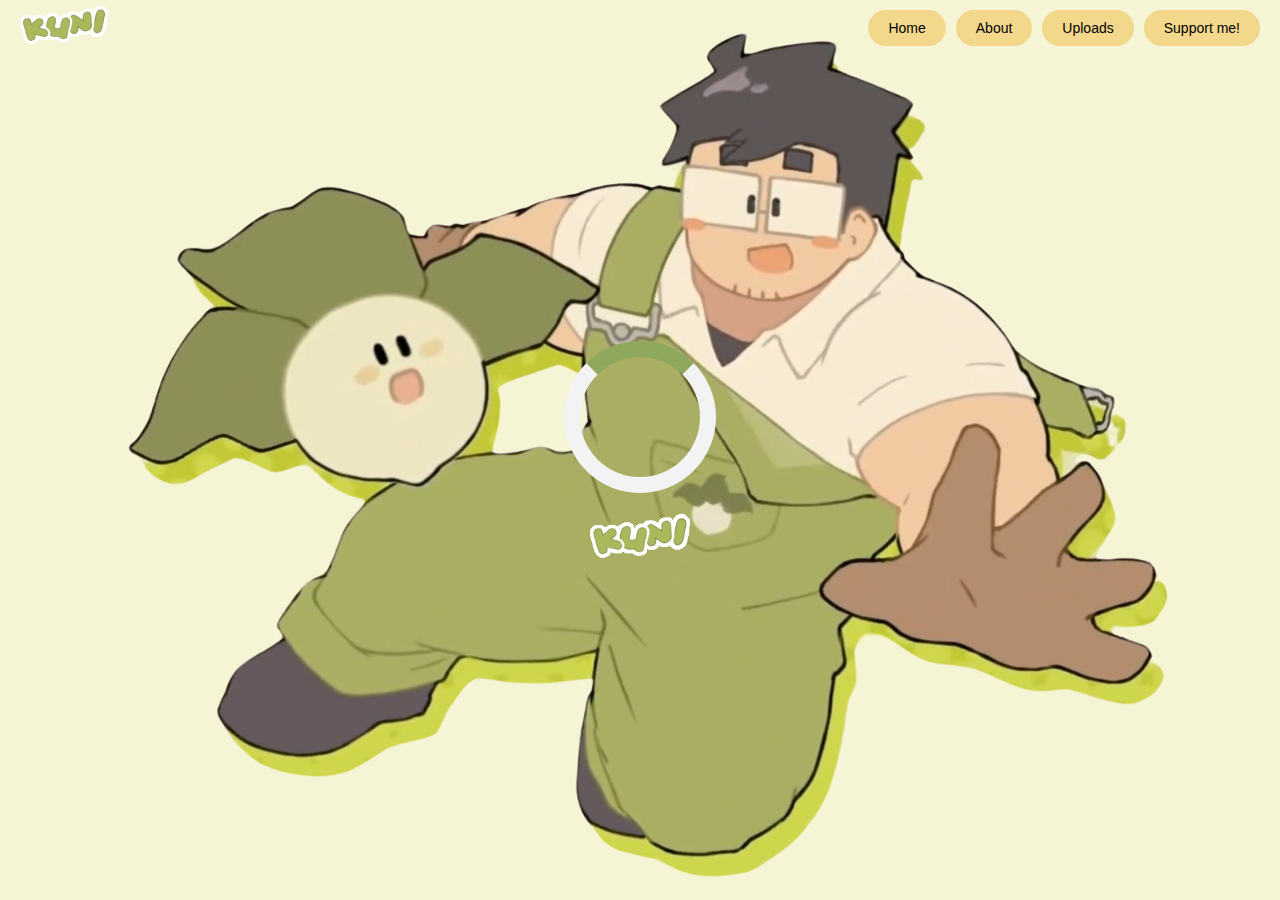
<file: index.html>
<!DOCTYPE html>
<html lang="en">
<head>
    <meta charset="UTF-8">
    <meta name="viewport" content="width=device-width, initial-scale=1.0">
    <link rel="icon" href="Assets/Images/KuniChibi1.png" type="image/png">
    <link rel="stylesheet" href="Assets/CSS/index.css">
    <title>Home</title>
</head>
<body>
    <div id="loading-screen">
        <div class="loader"></div>
        <img src="Assets/Images/Kuni2.gif" alt="Loading..." class="loading-image">
    </div>

    <header>
        <div class="logo-container">
            <a href="index.html"><img src="Assets/Images/Kuni2.gif" alt="Kuni Logo"></a>
        </div>
        <nav class="right-nav">
            <ul>
                <li><a href="index.html">Home</a></li>
                <li><a href="About.html">About</a></li>
                <li><a href="Uploads.html">Uploads</a></li>
                <li><a href="Service.html">Support me!</a></li>
            </ul>
        </nav>
    </header>
    <div class="page-container">
        <!-- Existing content -->
        <div class="intro-container">
            <div class="image-wrapper">

                <img src="Assets/Images/KUNI refs/KUNI-chibis_old(old hair 1).png" alt="Description of Image" class="intro-image">
                <img src="Assets/Images/KUNI refs/turnip_4.png" alt="Right Image" class="side-image right-image">
            </div>

            <img src="Assets/Images/Kuni2.gif" alt="Description of GIF" class="intro-gif">

            <!-- Text content to be animated -->
            <div class="intro-text fade-in">
                <p>Hello! Welcome to the Radish Farmstead Website!</p>
                <p>This is Kuni's unofficial website made by his turnips!
                    Here, you will see Kuni's <a href="About.html" style="color: #607942; "><b>about</b></a> me, and his
                    <a href="Uploads.html" style="color: #607942; "><b>uploads</b></a>! </p>
                <p>If you want to support Kuni directly, you can press this <a href="https://ko-fi.com/kuniart/tiers" style="color: #607942; "><b>text</b></a>. </p>
            </div>

            <div class="icon-wrapper">
                <a href="https://x.com/kuniart_" target="_blank">
                    <img src="Assets/Images/twitter.png" alt="Twitter Icon" class="icon twitter-icon">
                </a>
                <a href="https://youtube.com/@kuniart_" target="_blank">
                    <img src="Assets/Images/youtube.png" alt="YouTube Icon" class="icon youtube-icon">
                </a>
                <a href="https://discord.gg/UdtQXqJquj" target="_blank">
                    <img src="Assets/Images/discord.png" alt="Discord Icon" class="icon discord-icon">
                </a>
            </div>
            <center><pre style="color: #accb86;" class="shoutout">(Made by Sebbie)</pre></center>
        </div>
    </div>
    <script src="Assets/JS/script.js"></script>
</body>
</html>
</file>
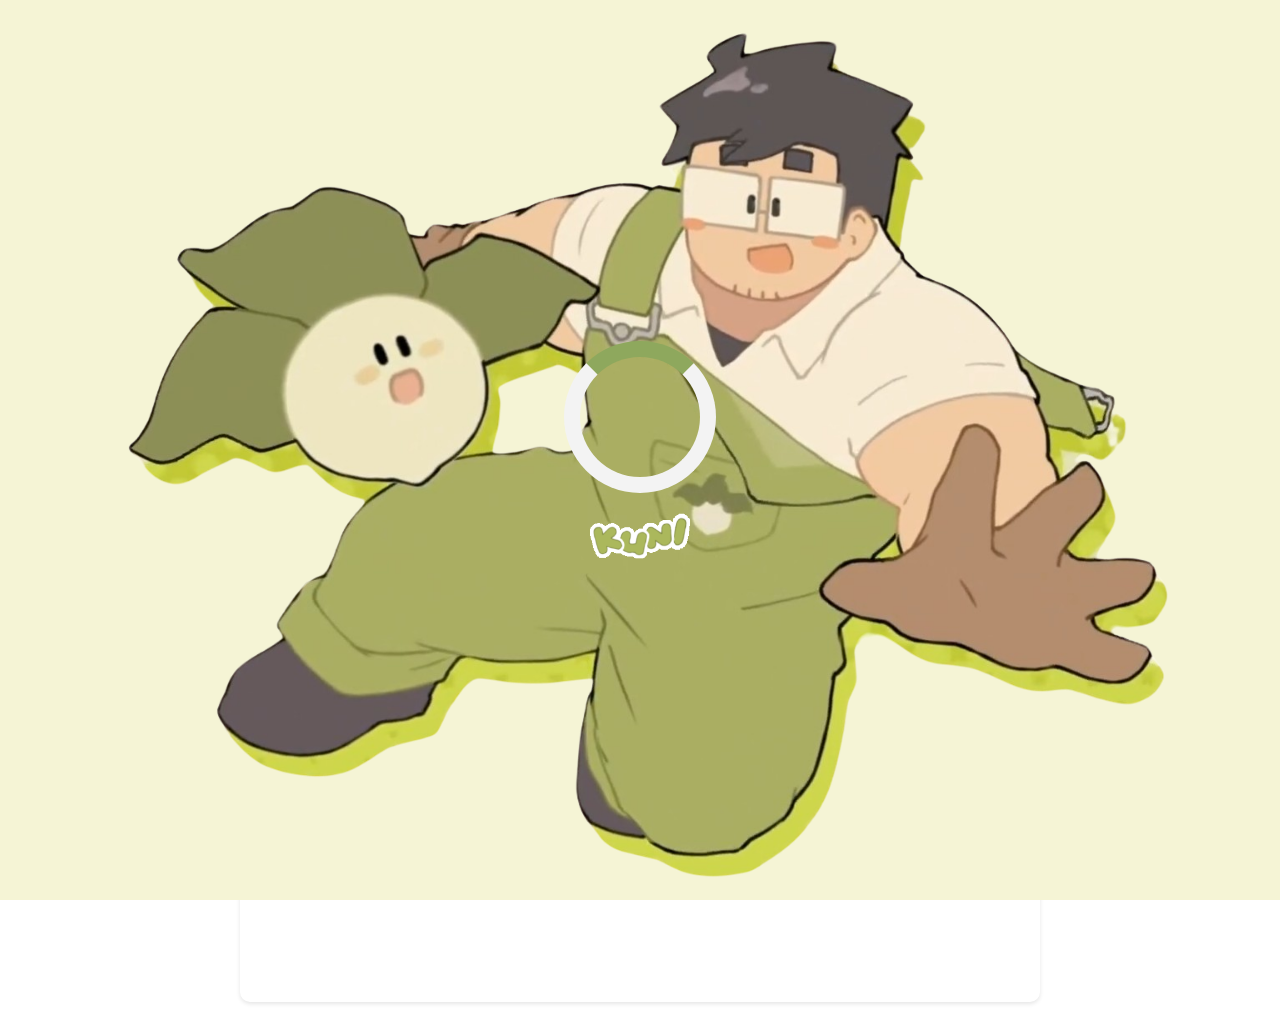
<file: Commission.html>
<!DOCTYPE html>
<html lang="en">
<head>
    <meta charset="UTF-8">
    <meta name="viewport" content="width=device-width, initial-scale=1.0">
    <link rel="icon" href="Assets/Images/KuniChibi1.png" type="image/png">
    <link rel="stylesheet" href="Assets/CSS/About.css">
    <title>Commission</title>
</head>
<body>
    <div id="loading-screen">
        <div class="loader"></div>
        <img src="Assets/Images/Kuni2.gif" alt="Loading..." class="loading-image">
    </div>
    
    <header>
        <div class="logo-container">
            <h1><a href="index.html"><img src="Assets/Images/Kuni2.gif" alt="Kuni Logo"></a></h1>
        </div>
        <nav class="right-nav">
            <ul>
                <li><a href="index.html">Home</a></li>
                <li><a href="About.html">About</a></li>
                <li><a href="Uploads.html">Uploads</a></li>
                <li><a href="Portfolio.html">Portfolio</a></li>
                <li><a href="Commission.html">Commission</a></li>
                <li><a href="https://ko-fi.com/kuniart/tiers">Support me!</a></li>
            </ul>
        </nav>
    </header>

    <div class="page-container fade-in">
        <!-- New page content -->
        <div class="intro-container">
            <!-- Existing image and GIF content -->
            <div class="image-wrapper">
                <img src="Assets/Images/KuniRock2.gif" alt="Left Image" class="side-image left-image">
                <img src="Assets/Images/KuniChibi1.png" alt="Description of Image" class="intro-image">
                <img src="Assets/Images/KuniRock.png" alt="Right Image" class="side-image right-image">
            </div>

            <img src="Assets/Images/Kuni2.gif" alt="Description of GIF" class="intro-gif">

            <!-- New text content to be revealed -->
            <div class="intro-text">
                <h1>Commission Rates!</h1>
                <p>My Commissions are: OPEN!</p>
                <!-- Add more content as needed -->
            </div>
            
            <div class="icon-wrapper">
                <a href="https://x.com/kuniart_" target="_blank">
                    <img src="Assets/Images/twitter.png" alt="Twitter Icon" class="icon twitter-icon">
                </a>
                <a href="https://youtube.com/@kuniart_" target="_blank">
                    <img src="Assets/Images/youtube.png" alt="YouTube Icon" class="icon youtube-icon">
                </a>
                <a href="https://discord.gg/UdtQXqJquj" target="_blank">
                    <img src="Assets/Images/discord.png" alt="Discord Icon" class="icon discord-icon">
                </a>
            </div>
            <center><pre style="color: #accb86;" class="shoutout">(Made by Sebbie)</pre></center>
        </div>
    </div>
    <script src="Assets/JS/script.js"></script>
</body>
</html>
</file>
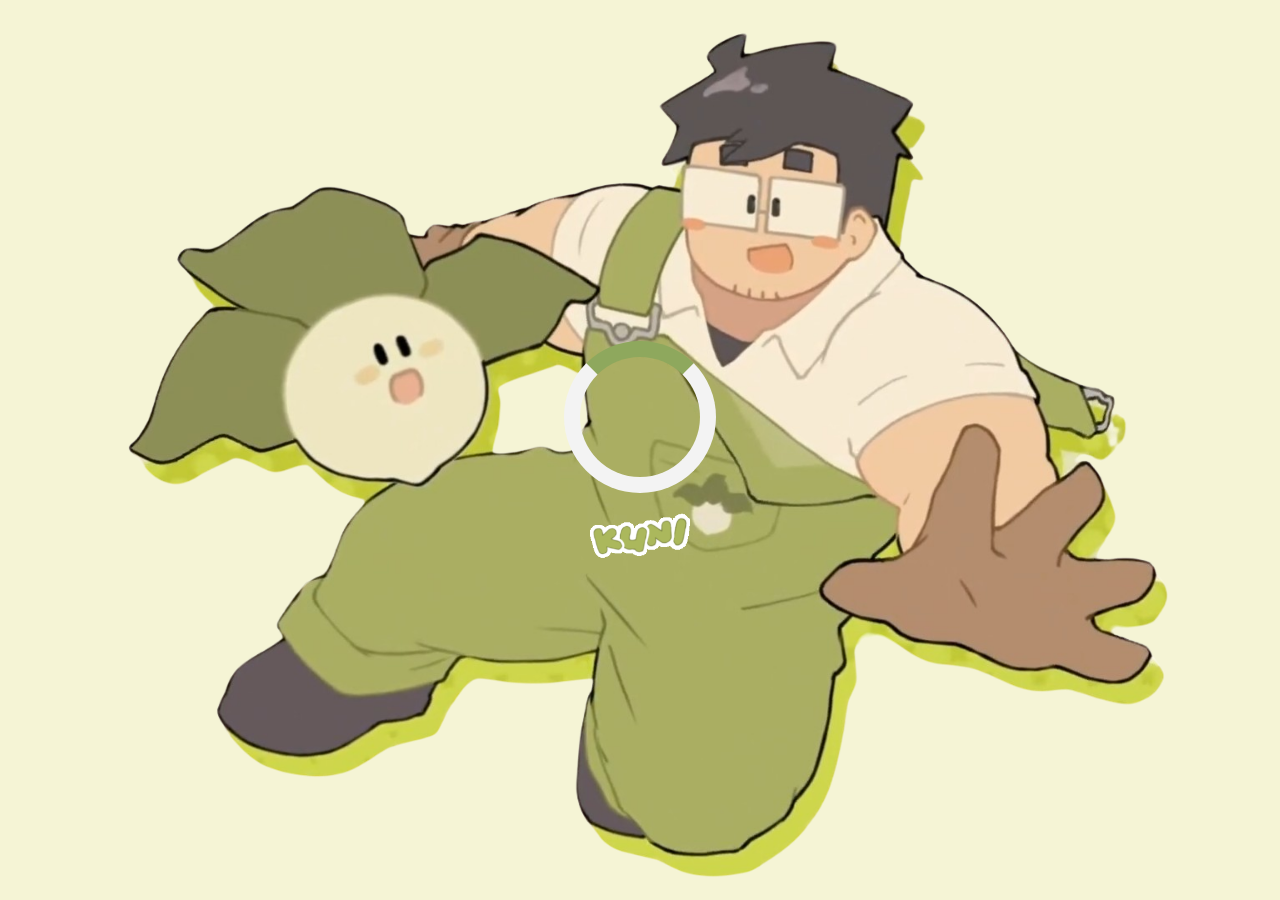
<file: Portfolio.html>
<!DOCTYPE html>
<html lang="en">
<head>
    <meta charset="UTF-8">
    <meta name="viewport" content="width=device-width, initial-scale=1.0">
    <link rel="icon" href="Assets/Images/KuniChibi1.png" type="image/png">
    <link rel="stylesheet" href="Assets/CSS/About.css">
    <title>Portfolio</title>
</head>
<body>
    <div id="loading-screen">
        <div class="loader"></div>
        <img src="Assets/Images/Kuni2.gif" alt="Loading..." class="loading-image">
    </div>

<div id="main-content" style="display: none;">
    <header>
        <div class="logo-container">
            <h1><a href="index.html"><img src="Assets/Images/Kuni2.gif" alt="Kuni Logo"></a></h1>
        </div>
        <nav class="right-nav">
            <ul>
                <li><a href="index.html">Home</a></li>
                <li><a href="About.html">About</a></li>
                <li><a href="Uploads.html">Uploads</a></li>
                <li><a href="Portfolio.html">Portfolio</a></li>
                <li><a href="Commission.html">Commission</a></li>
                <li><a href="https://ko-fi.com/kuniart/tiers">Support me!</a></li>
            </ul>
        </nav>
    </header>

    <div class="page-container fade-in">
        <!-- New page content -->
        <div class="intro-container">
            <!-- Existing image and GIF content -->
            <div class="image-wrapper">
                <img src="Assets/Images/KuniRock2.gif" alt="Left Image" class="side-image left-image">
                <img src="Assets/Images/KuniChibi1.png" alt="Description of Image" class="intro-image">
                <img src="Assets/Images/KuniRock.png" alt="Right Image" class="side-image right-image">
            </div>

            <img src="Assets/Images/Kuni2.gif" alt="Description of GIF" class="intro-gif">

            <!-- New text content to be revealed -->
            <div class="intro-text">
                <h1>My Portfolio!</h1>
                <!-- Add more content as needed -->
            </div>
            
            <div class="icon-wrapper">
                <a href="https://x.com/kuniart_" target="_blank">
                    <img src="Assets/Images/twitter.png" alt="Twitter Icon" class="icon twitter-icon">
                </a>
                <a href="https://youtube.com/@kuniart_" target="_blank">
                    <img src="Assets/Images/youtube.png" alt="YouTube Icon" class="icon youtube-icon">
                </a>
                <a href="https://discord.gg/UdtQXqJquj" target="_blank">
                    <img src="Assets/Images/discord.png" alt="Discord Icon" class="icon discord-icon">
                </a>
            </div>
            <center><pre style="color: #accb86;" class="shoutout">(Made by Sebbie)</pre></center>
        </div>
    </div>
</div>
    <script src="Assets/JS/script.js"></script>
</body>
</html>
</file>
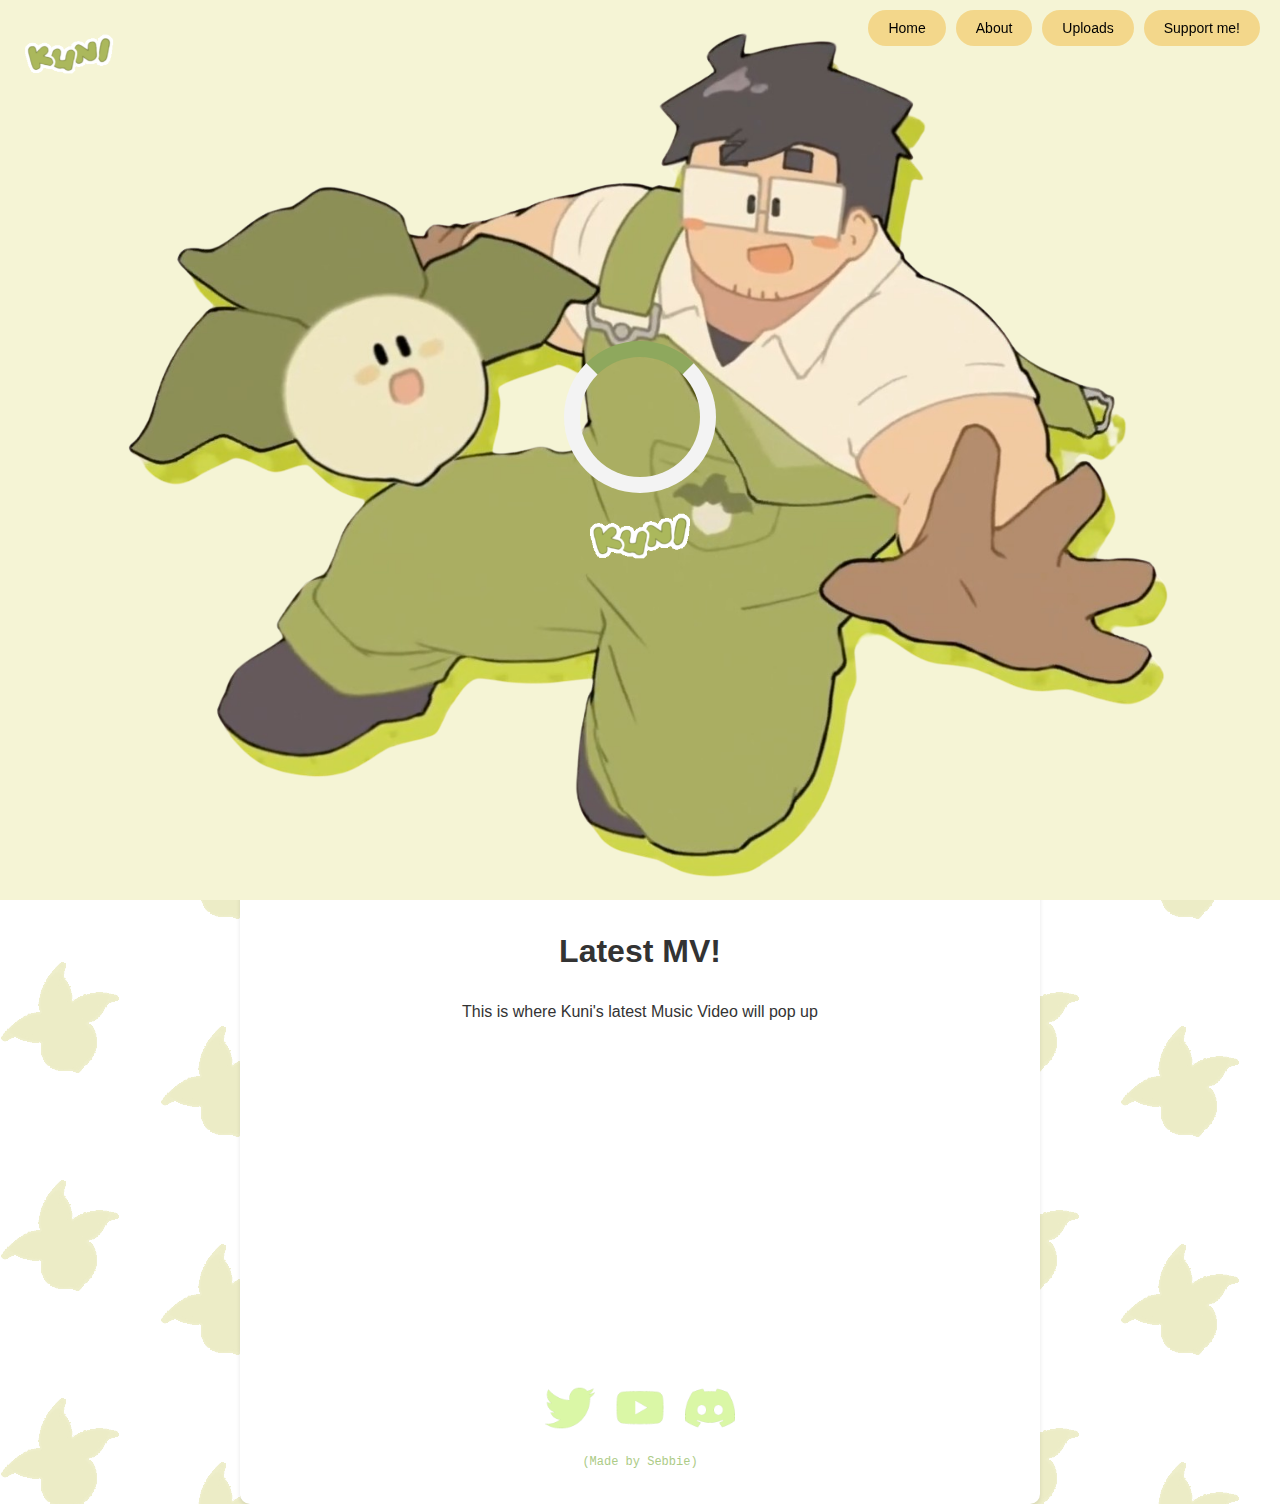
<file: Uploads.html>
<!DOCTYPE html>
<html lang="en">
<head>
    <meta charset="UTF-8">
    <meta name="viewport" content="width=device-width, initial-scale=1.0">
    <link rel="icon" href="Assets/Images/KuniChibi1.png" type="image/png">
    <link rel="stylesheet" href="Assets/CSS/index.css">
    <title>Uploads</title>
</head>
<body>
    <div id="loading-screen">
        <div class="loader"></div>
        <img src="Assets/Images/Kuni2.gif" alt="Loading..." class="loading-image">
    </div>

    <header>
        <div class="logo-container">
            <h1><a href="index.html"><img src="Assets/Images/Kuni2.gif" alt="Kuni Logo"></a></h1>
        </div>
        <nav class="right-nav">
            <ul>
                <li><a href="index.html">Home</a></li>
                <li><a href="About.html">About</a></li>
                <li><a href="Uploads.html">Uploads</a></li>
                <li><a href="https://ko-fi.com/kuniart/tiers">Support me!</a></li>
            </ul>
        </nav>
    </header>

    <div class="page-container fade-in">
        <!-- New page content -->
        <div class="intro-container">
            <!-- Existing image and GIF content -->
            <div class="image-wrapper">
                <img src="Assets/Images/KuniRock2.gif" alt="Left Image" class="side-image left-image">
                <img src="Assets/Images/kuniloading.png" alt="Description of Image" class="intro-image">
                <img src="Assets/Images/KuniRock.png" alt="Right Image" class="side-image right-image">
            </div>

            <img src="Assets/Images/Kuni2.gif" alt="Description of GIF" class="intro-gif">

            <!-- New text content to be revealed -->
            <div class="intro-text">
                <h1>Latest Stream!</h1>
                <p>This is where Kuni's latest stream will pop up</p>
                <!-- Add more content as needed -->
            </div>
            <center><iframe width="560" height="315" src="https://www.youtube-nocookie.com/embed/wLMrf3SO-dQ?si=Q2DYS2gd333ed-b-" title="YouTube video player" frameborder="0" allow="accelerometer; autoplay; clipboard-write; encrypted-media; gyroscope; picture-in-picture; web-share" referrerpolicy="strict-origin-when-cross-origin" allowfullscreen></iframe></center>
<br>
            <div class="intro-text">
                <h1>Latest MV!</h1>
                <p>This is where Kuni's latest Music Video will pop up</p>
                <!-- Add more content as needed -->
            </div>
            <center><iframe width="560" height="315" src="https://www.youtube-nocookie.com/embed/wLa5mzz3CUU?si=McYH08dy038jM25H" title="YouTube video player" frameborder="0" allow="accelerometer; autoplay; clipboard-write; encrypted-media; gyroscope; picture-in-picture; web-share" referrerpolicy="strict-origin-when-cross-origin" allowfullscreen></iframe></center>
            
            <div class="icon-wrapper">
                <a href="https://x.com/kuniart_" target="_blank">
                    <img src="Assets/Images/twitter.png" alt="Twitter Icon" class="icon twitter-icon">
                </a>
                <a href="https://youtube.com/@kuniart_" target="_blank">
                    <img src="Assets/Images/youtube.png" alt="YouTube Icon" class="icon youtube-icon">
                </a>
                <a href="https://discord.gg/UdtQXqJquj" target="_blank">
                    <img src="Assets/Images/discord.png" alt="Discord Icon" class="icon discord-icon">
                </a>
            </div>
            <center><pre style="color: #accb86;" class="shoutout">(Made by Sebbie)</pre></center>
        </div>
    </div>
    <script src="Assets/JS/script.js"></script>
</body>
</html>
</file>
<file: Assets/CSS/index.css>
:root {
    --primary: #708944; /* Primary color for the site */
    --secondary: #f3d78b; /* Secondary color for the site */
    --background: #c1f7a6; /* Background color for the site */
    --text: #333; /* Text color for the site */
}

/* CSS For Index Page */
body {
    font-family: Arial, sans-serif;
    background-image: url('turnip_wallpaper.png');
    color: var(--text);
    line-height: 1.6;
    margin: 0;
    padding: 0;
    overflow-x: hidden;
}

header {
    position: fixed;
    top: 0;
    left: 0;
    width: 100%;
    padding: 5px 20px;
    z-index: 10;
    display: flex;
    justify-content: space-between;
    align-items: center;
}

header h1 {
    margin-right: 20px;
}

header h1 a {
    color: #fff;
    text-decoration: none;
    margin-right: 15px;
    margin-left: 5px;
}

header img {
    height: 40px;
    vertical-align: middle;
}

nav.right-nav {
    flex: 1;
    display: flex;
    justify-content: flex-end; /* Aligns the nav content to the right */
    background-color: transparent;
}

/* Base styles for the navbar */
nav {
    position: fixed;
    top: 0;
    right: 0;
    width: 100%; /* Full width */
    padding: 15px;
    background-color: var(--background); /* Match the header background */
    z-index: 1000;
}

nav ul {
    list-style-type: none;
    display: flex;
    justify-content: flex-end; /* Align items to the right */
    margin: 0;
    padding: 0;
}

nav ul li {
    margin: 0 5px; /* Space between items */
}

nav ul li a {
    color: #000;
    text-decoration: none;
    font-size: 14px;
    padding: 10px 20px; /* Adjust padding for larger clickable area */
    background-color: var(--secondary);
    border-radius: 20px;
    transition: background-color, color, transform 0.3s ease;
}

nav ul li a:hover {
    background-color: #607942;
    color: #fff;
    transform: scale(1.1);
}

/* Specific link styling */
a[href='Commissions.html'] {
    color: var(--primary); /* Ensure this specific link is green */
}

.intro-container {
    width: 80%; /* Adjust width as needed */
    max-width: 800px; /* Optionally set a max-width for larger screens */
    margin: 100px auto auto; /* Center horizontally with auto margins, and adjust top margin to avoid overlap */
    padding: 20px;
    background-color: #fff;
    border-radius: 10px;
    box-shadow: 0 2px 4px rgba(0, 0, 0, 0.1);
    box-sizing: border-box;
    text-align: center; /* Center text and images within the container */
}

.intro-container .image-wrapper {
    display: flex; /* Use flexbox for layout */
    align-items: center; /* Vertically center images */
    justify-content: center; /* Center images horizontally */
    gap: 20px; /* Adjust spacing between images */
    margin-bottom: 20px; /* Space between the image row and the GIF */
}

.intro-container img.intro-image {
    width: 20%; /* Adjust this percentage to control the size of the main image */
    max-width: 100%; /* Ensures image does not overflow the container */
    height: auto; /* Maintains aspect ratio */
    border-radius: 10px; /* Optional: adds rounded corners to the image */
    transition: transform 0.3s ease; /* Smooth transition for the hover effect */
}

.intro-container img.intro-image:hover {
    transform: rotate(5deg); /* Adjust the degree of rotation to achieve the desired tilt effect */
}

.intro-container img.side-image {
    width: 40%; /* Adjust the size of the side images */
    max-width: 150px; /* Optional: Set a maximum width for the side images */
    height: auto; /* Maintain aspect ratio */
    border-radius: 10px; /* Optional: add rounded corners to the side images */
    transition: transform 0.3s ease; /* Smooth transition for the hover effect */
}

.intro-container img.side-image:hover {
    transform: rotate(5deg); /* Adjust the degree of rotation to achieve the desired tilt effect */
}

.intro-container img.intro-gif {
    display: block; /* Ensure it is displayed as a block-level element below the images */
    width: 50%; /* Adjust this percentage to control the size of the GIF */
    max-width: 200px; /* Optional: Set a maximum width for the GIF */
    height: auto; /* Maintain aspect ratio */
    margin: 10px auto; /* Center the GIF and add spacing above and below */
    border-radius: 10px; /* Optional: add rounded corners to the GIF */
}

.intro-container .icon-wrapper {
    display: flex; /* Use flexbox for layout */
    justify-content: center; /* Center icons horizontally */
    gap: 20px; /* Adjust spacing between icons */
    margin-top: 20px; /* Space between the text and icons */
}

.intro-container img.icon {
    width: 50px; /* Adjust size of icons */
    height: auto; /* Maintain aspect ratio */
}

.intro-container h2 {
    margin-bottom: 10px;
    font-size: 24px;
}

.intro-container p {
    font-size: 16px;
    line-height: 1.6;
    margin-top: 5px;
}

.intro-container pre {
    font-size: 12px;
}

.icon-wrapper {
    display: flex; /* Use flexbox for layout */
    justify-content: center; /* Center icons horizontally */
    gap: 20px; /* Adjust spacing between icons */
    margin-top: 20px; /* Space between the text and icons */
}

.icon-wrapper a {
    display: inline-block; /* Ensure anchor tags behave like inline-blocks */
}

.icon {
    width: 50px; /* Adjust size */
    height: auto; /* Maintain aspect ratio */
    transition: transform 0.3s ease; /* Smooth transition for hover effect */
}

.icon:hover {
    transform: scale(1.1); /* Slightly scale up on hover */
}

/* General styles for page transitions */
.page-container {
    transition: opacity 0.5s ease;
}

.fade-in {
    animation: fadeIn 0.5s ease forwards;
}

@keyframes fadeIn {
    from {
        opacity: 0;
    }
    to {
        opacity: 1;
    }
}

/* Full-screen loading screen */
#loading-screen {
    position: fixed;
    width: 100%;
    height: 100%;
    top: 0;
    left: 0;
    background-color: rgb(245, 244, 213);
    background-image: url('kuniloading.png'); /* Path to your background image */
    background-size: contain; /* Ensures the image covers the entire screen */
    background-position: center; /* Centers the image */
    background-repeat: no-repeat; /* Prevents repeating the image */
    display: flex;
    justify-content: center;
    align-items: center;
    flex-direction: column;
    z-index: 10;
}

/* Loader animation */
.loader {
    border: 16px solid #f3f3f3; /* Light grey */
    border-top: 16px solid #8ea85d; /* Blue */
    border-radius: 50%;
    width: 120px;
    height: 120px;
    animation: spin 2s linear infinite;
    margin-bottom: 20px; /* Adjust as needed */
}

/* Animation keyframes */
@keyframes spin {
    0% {
        transform: rotate(0deg);
    }
    100% {
        transform: rotate(360deg);
    }
}

/* Loading image */
.loading-image {
    width: 100px; /* Adjust size as needed */
    height: auto;
}

@media (max-width: 1024px) {
    .intro-container {
        background-color: rgba(white, 0.2);
        box-shadow: none;

        width: 100%;
        margin: 64px 0;
        padding: 0;
    }
}
</file>
<file: Assets/CSS/About.css>
h1 {
    color: #8ea85d; /* Change 'blue' to any color you prefer */
}

.intro-container {
    width: 80%; /* Adjust width as needed */
    max-width: 800px; /* Optionally set a max-width for larger screens */
    margin: 100px auto auto; /* Center horizontally with auto margins, and adjust top margin to avoid overlap */
    padding: 16px;
    background-color: #fff;
    border-radius: 10px;
    box-shadow: 0 2px 4px rgba(0, 0, 0, 0.1);
    box-sizing: border-box;
    position: relative; /* Ensures absolute positioning of child elements is relative to this container */
    padding-bottom: 100px; /* Adjust padding to prevent content overlap with the image */
}

.intro-container .image-wrapper {
    display: flex; /* Use flexbox for layout */
    align-items: center; /* Vertically center images */
    justify-content: center; /* Center images horizontally */
    gap: 10px; /* Adjust spacing between images */
    margin-bottom: 20px; /* Space between the image row and the GIF */
}

.intro-container img.intro-image {
    width: 25%; /* Adjust this percentage to control the size of the main image */
    max-width: 100%; /* Ensures image does not overflow the container */
    height: auto; /* Maintains aspect ratio */
    border-radius: 10px; /* Optional: adds rounded corners to the image */
    transition: transform 0.3s ease; /* Smooth transition for the hover effect */
}

.intro-container img.intro-turnip {
    width: 50%; /* Adjust this percentage to control the size of the main image */
    max-width: 100%; /* Ensures image does not overflow the container */
    height: auto; /* Maintains aspect ratio */
    border-radius: 10px; /* Optional: adds rounded corners to the image */
    transition: transform 0.3s ease; /* Smooth transition for the hover effect */
}

.intro-container img.intro-kuni {
    width: 20%; /* Adjust this percentage to control the size of the main image */
    max-width: 100%; /* Ensures image does not overflow the container */
    height: auto; /* Maintains aspect ratio */
    border-radius: 10px; /* Optional: adds rounded corners to the image */
    transition: transform 0.3s ease; /* Smooth transition for the hover effect */
}

.aligned-image {
    width: 20%;
    float: right;
    margin-left: 10px; /* Adjust margin as needed */
    margin-bottom: 10px; /* Adjust margin as needed */
}

.aligned-image:hover {
    transform: rotate(5deg); /* Adjust the degree of rotation to achieve the desired tilt effect */
}

.intro-container img.intro-image:hover {
    transform: rotate(5deg); /* Adjust the degree of rotation to achieve the desired tilt effect */
}

.intro-container img.side-image {
    width: 15%; /* Adjust the size of the side images */
    max-width: 150px; /* Optional: Set a maximum width for the side images */
    height: auto; /* Maintain aspect ratio */
    border-radius: 10px; /* Optional: add rounded corners to the side images */
    transition: transform 0.3s ease; /* Smooth transition for the hover effect */
}

.intro-container img.side-image:hover {
    transform: rotate(5deg); /* Adjust the degree of rotation to achieve the desired tilt effect */
}

.intro-container img.intro-gif {
    display: block; /* Ensure it is displayed as a block-level element below the images */
    width: 50%; /* Adjust this percentage to control the size of the GIF */
    max-width: 200px; /* Optional: Set a maximum width for the GIF */
    height: auto; /* Maintain aspect ratio */
    margin: 10px auto; /* Center the GIF and add spacing above and below */
    border-radius: 10px; /* Optional: add rounded corners to the GIF */
}

.intro-container .icon-wrapper {
    display: flex; /* Use flexbox for layout */
    justify-content: center; /* Center icons horizontally */
    gap: 20px; /* Adjust spacing between icons */
    margin-top: 20px; /* Space between the text and icons */
}

.intro-container img.icon {
    width: 50px; /* Adjust size of icons */
    height: auto; /* Maintain aspect ratio */
}

.intro-container h2 {
    margin-bottom: 10px;
    font-size: 24px;
}

.intro-container p {
    font-size: 16px;
    line-height: 1.6;
    margin-top: 5px;
}

.icon-wrapper {
    display: flex; /* Use flexbox for layout */
    justify-content: center; /* Center icons horizontally */
    gap: 20px; /* Adjust spacing between icons */
    margin-top: 20px; /* Space between the text and icons */
}

.icon-wrapper a {
    display: inline-block; /* Ensure anchor tags behave like inline-blocks */
}

.icon {
    width: 50px; /* Adjust size */
    height: auto; /* Maintain aspect ratio */
    transition: transform 0.3s ease; /* Smooth transition for hover effect */
}

.icon:hover {
    transform: scale(1.1); /* Slightly scale up on hover */
}

.intro-text {
    text-align: center; /* Center text and images within the container */
    color: #607942;
    transition: opacity 0.5s ease, height 0.5s ease;
}

.art-text {
    margin-left: 100px;
    max-width: 550px;
    color: #607942;
    margin-right: 70px;
    text-align: left;
}

.art-text ul {
    list-style-type: disc;
}

/* Initial state of the container */
.page-container {
    opacity: 1;
    height: auto;
    transition: opacity 0.5s ease, height 0.5s ease;
}

/* State when transitioning */
.page-container.transitioning {
    opacity: 0;
    height: 0;
}

/* Full-screen loading screen */
#loading-screen {
    position: fixed;
    width: 100%;
    height: 100%;
    top: 0;
    left: 0;
    background-color: rgb(245, 244, 213);
    background-image: url('kuniloading.png'); /* Path to your background image */
    background-size: contain; /* Ensures the image covers the entire screen */
    background-position: center; /* Centers the image */
    background-repeat: no-repeat; /* Prevents repeating the image */
    display: flex;
    justify-content: center;
    align-items: center;
    flex-direction: column;
    z-index: 9999;
}

/* Loader animation */
.loader {
    border: 16px solid #f3f3f3; /* Light grey */
    border-top: 16px solid #8ea85d; /* Blue */
    border-radius: 50%;
    width: 120px;
    height: 120px;
    animation: spin 2s linear infinite;
    margin-bottom: 20px; /* Adjust as needed */
}

/* Animation keyframes */
@keyframes spin {
    0% {
        transform: rotate(0deg);
    }
    100% {
        transform: rotate(360deg);
    }
}

/* Loading image */
.loading-image {
    width: 100px; /* Adjust size as needed */
    height: auto;
}

#drift-image {
    cursor: pointer;
    transition: bottom 0.3s ease;
    width: 10%;
}
</file>
